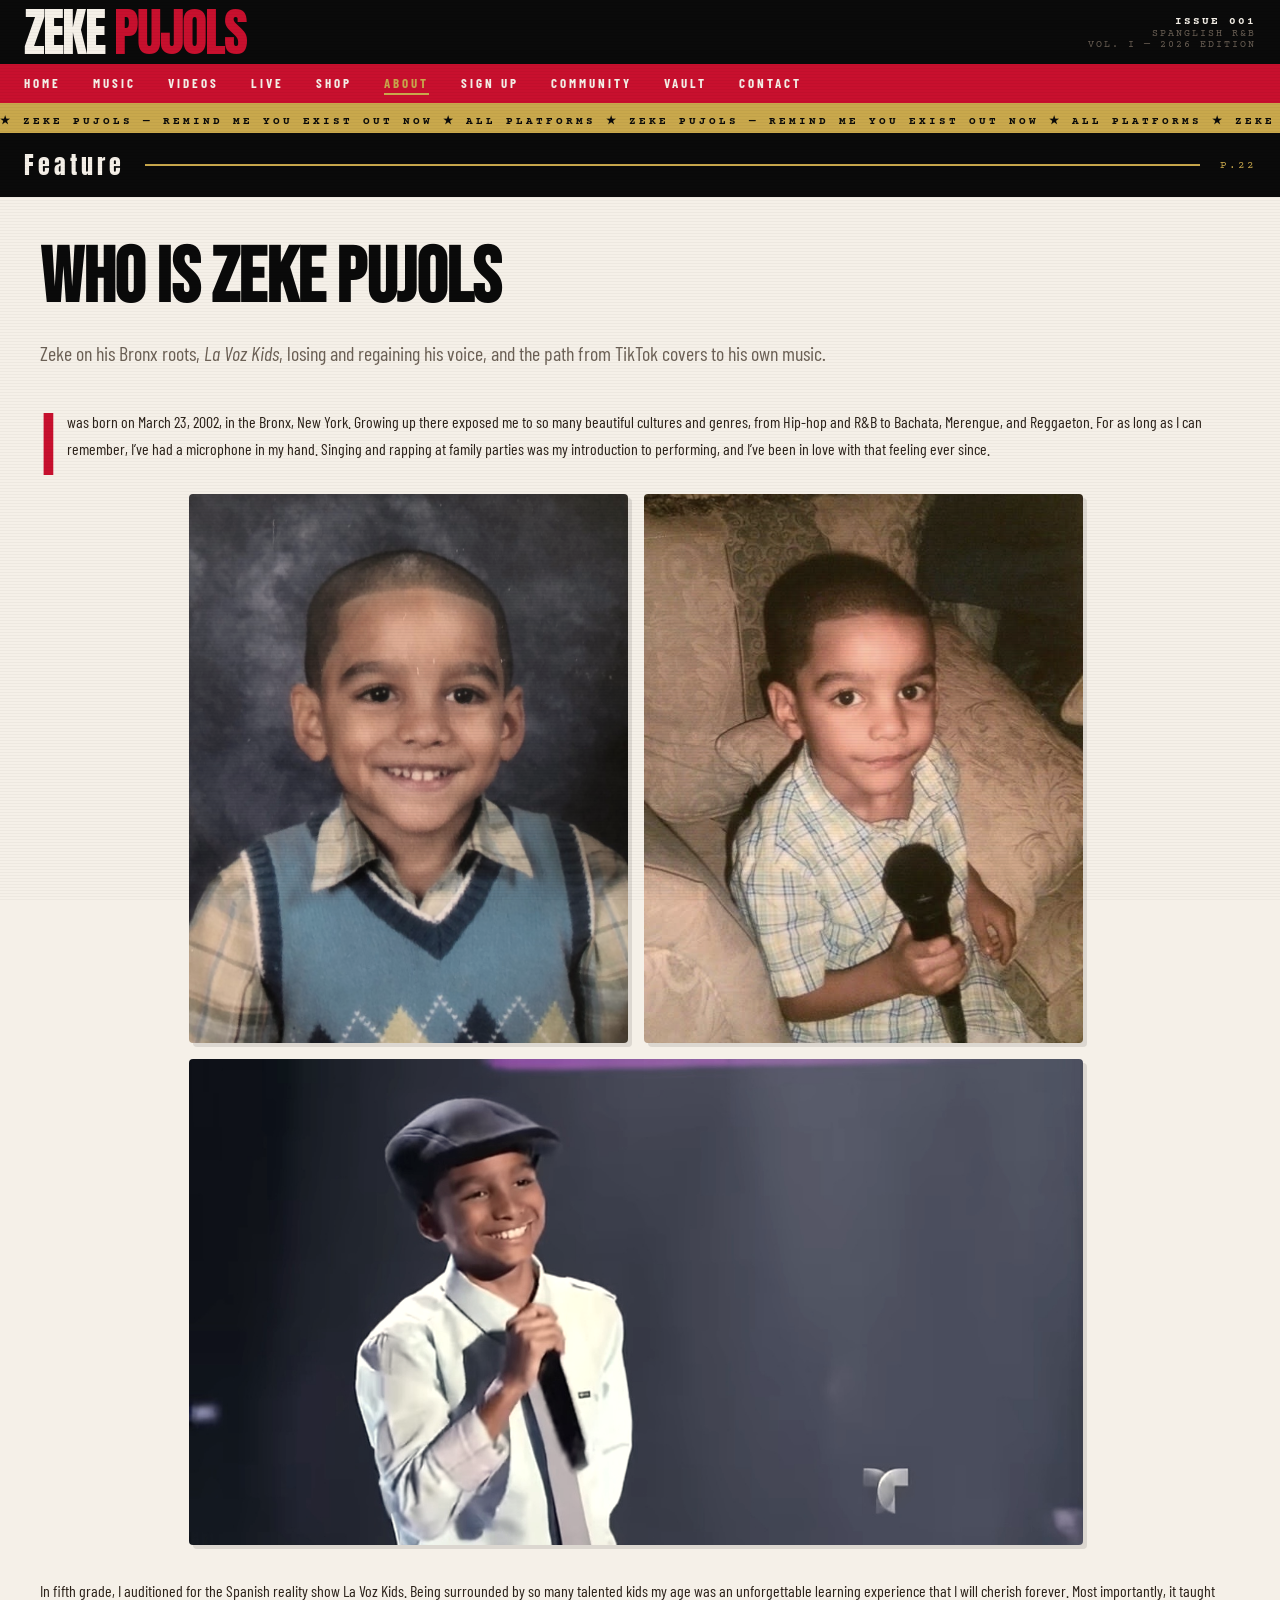
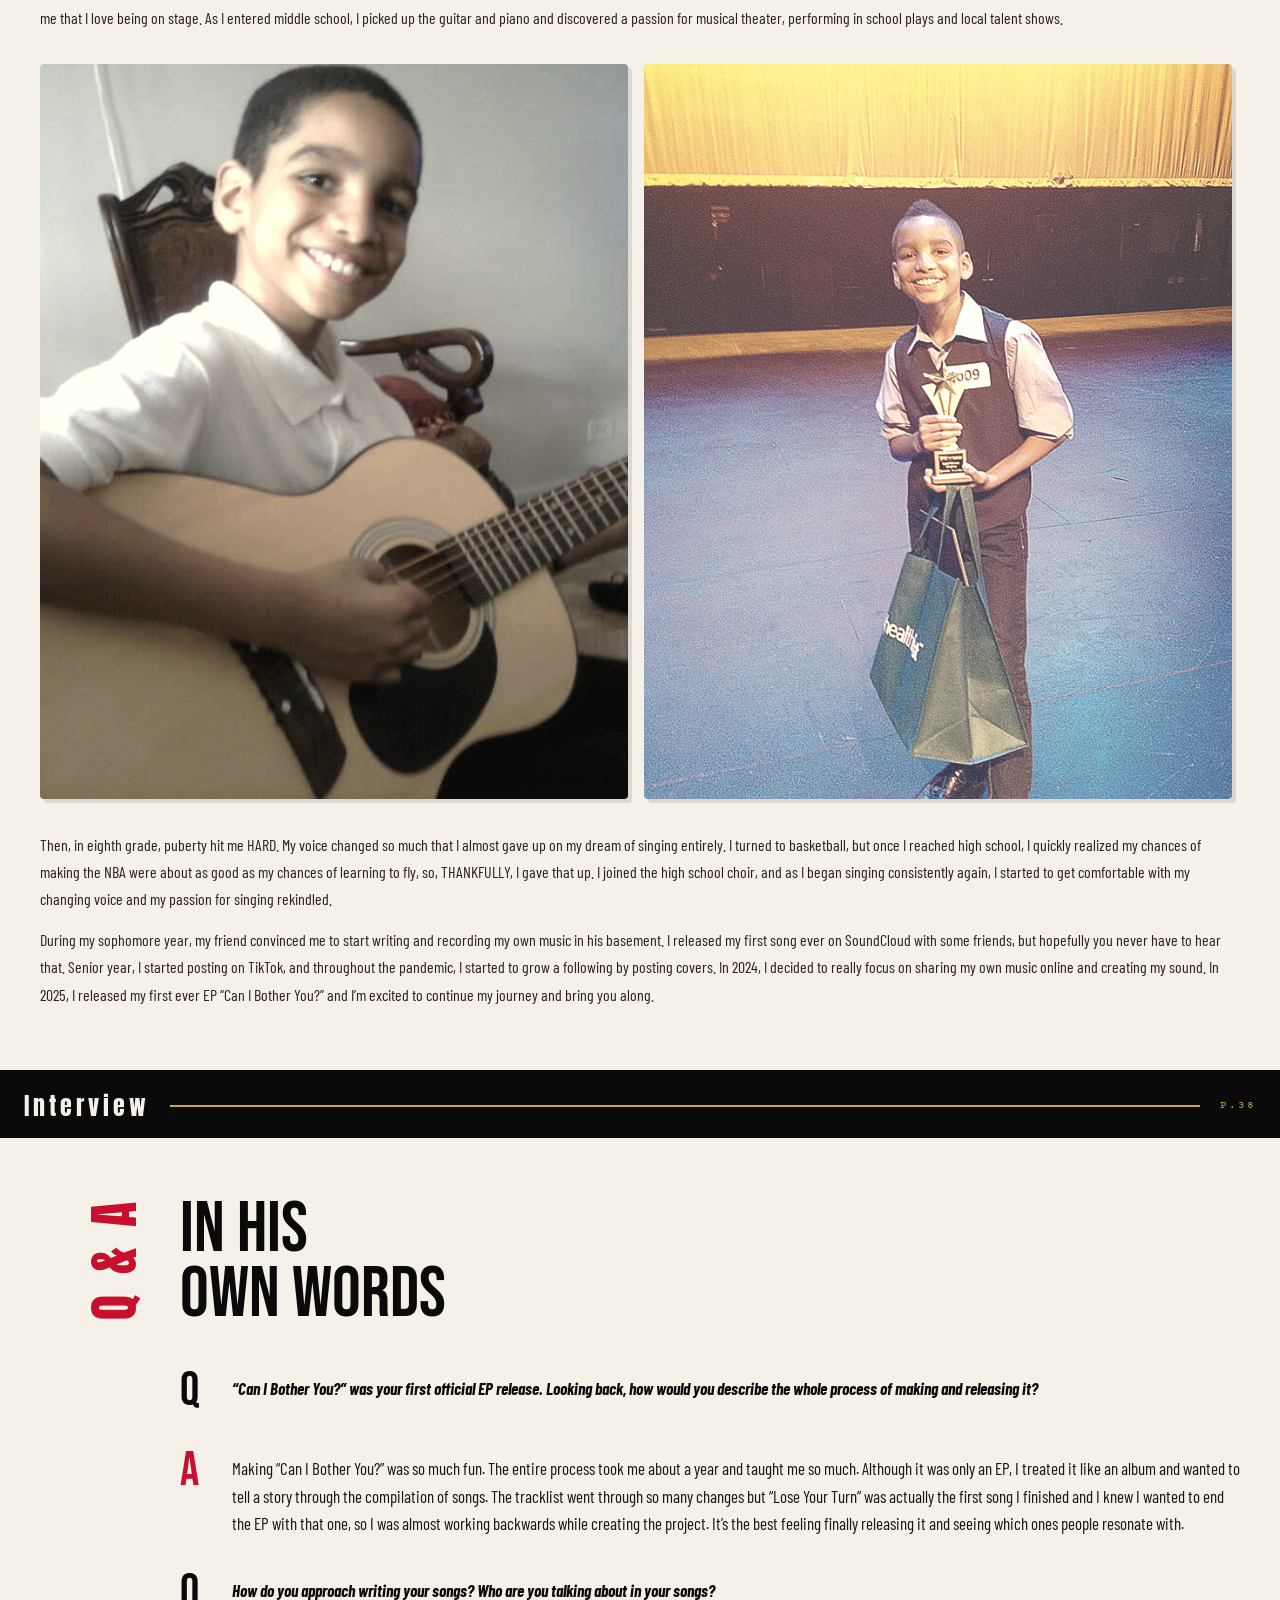
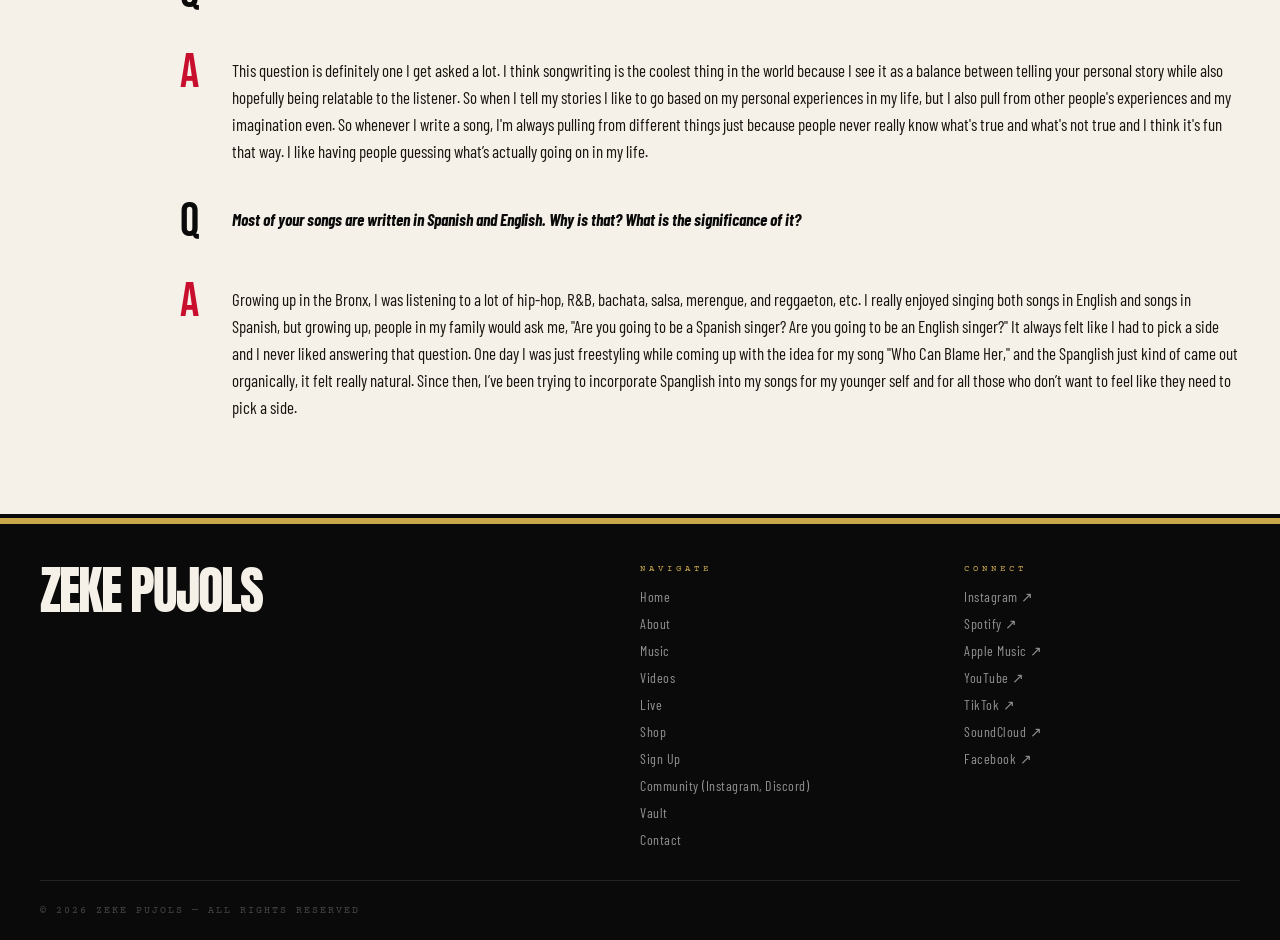
<file: about.html>
<!DOCTYPE html>
<html lang="en">
<head>
    <meta charset="UTF-8">
    <meta name="viewport" content="width=device-width, initial-scale=1.0">
    <title>ZEKE PUJOLS - About</title>
    <meta name="description" content="The official site of Zeke Pujols. The Voice of the New Generation.">
    <link rel="stylesheet" href="css/styles.css">
    <script src="js/main.js" defer></script>
    <style>
      .global-parallax { display: none !important; }
      body { background-color: var(--cream); }
    </style>
</head>
<body>
    <a href="#main-content" class="skip-link">Skip to content</a>
    
    <header class="masthead">
      <a href="index.html" class="masthead-logo" style="text-decoration:none;">ZEKE <span>PUJOLS</span></a>
      <div class="masthead-right">
        <div class="issue">Issue 001</div>
        <div>Spanglish R&B</div>
        <div>Vol. I — 2026 Edition</div>
      </div>
    </header>

    <nav class="nav-bar">
        <a href="index.html" class="nav-item" style="text-decoration:none;">Home</a>        <a href="music.html" class="nav-item" style="text-decoration:none;">Music</a>        <a href="videos.html" class="nav-item" style="text-decoration:none;">Videos</a>        <a href="tour.html" class="nav-item" style="text-decoration:none;">Live</a>        <a href="merch.html" class="nav-item" style="text-decoration:none;">Shop</a>        <a href="about.html" class="nav-item active" style="text-decoration:none;">About</a>                <a href="contact.html" class="nav-item" style="text-decoration:none;">Sign Up</a>
            <a href="community.html" class="nav-item" style="text-decoration:none;">Community</a>
            <a href="vault.html" class="nav-item" style="text-decoration:none;">Vault</a>
            <a href="contact-us.html" class="nav-item" style="text-decoration:none;">Contact</a>
    </nav>
    
    <div class="ticker">
      <div class="ticker-inner">
        <span class="ticker-text">
          ★ ZEKE PUJOLS — REMIND ME YOU EXIST OUT NOW ★ ALL PLATFORMS ★ ZEKE PUJOLS — REMIND ME YOU EXIST OUT NOW ★ ALL PLATFORMS ★ ZEKE PUJOLS — REMIND ME YOU EXIST OUT NOW ★ ALL PLATFORMS</span>
      </div>
    </div>

    <main id="main-content" class="page-container">
        <div class="section-divider">
    <div class="divider-label">Feature</div>
    <div class="divider-rule"></div>
    <div class="divider-num">P.22</div>
  </div>

  <div class="feature-section">
    <div class="feature-main" style="grid-column: 1 / -1; border-right: none;">
      <h1 class="article-headline" style="margin-bottom: 24px;">WHO IS ZEKE PUJOLS</h1>
      <p style="font-family: 'Barlow Condensed', sans-serif; font-size: 20px; color: var(--muted); margin-bottom: 40px; line-height: 1.5;">Zeke on his Bronx roots, <i>La Voz Kids</i>, losing and regaining his voice, and the path from TikTok covers to his own music.</p>
      <div class="article-body">
        <p class="drop-cap">I was born on March 23, 2002, in the Bronx, New York. Growing up there exposed me to so many beautiful cultures and genres, from Hip-hop and R&B to Bachata, Merengue, and Reggaeton. For as long as I can remember, I’ve had a microphone in my hand. Singing and rapping at family parties was my introduction to performing, and I’ve been in love with that feeling ever since.</p>
        
        <div style="column-span: all; display: flex; flex-direction: column; align-items: center; gap: 16px; margin: 32px 0;">
           <div style="display: grid; grid-template-columns: 1fr 1fr; gap: 16px; width: 75%;">
               <img src="assets/images/IMG_4693_Original.jpg" alt="Childhood with microphone" style="width: 100%; aspect-ratio: 4/5; object-fit: cover; object-position: center 15%; border-radius: 4px; filter: grayscale(20%) sepia(20%); box-shadow: 4px 4px 0px rgba(0,0,0,0.1);">
               <img src="assets/images/IMG_2078_Original_Original.jpg" alt="Playing guitar" style="width: 100%; aspect-ratio: 4/5; object-fit: cover; border-radius: 4px; filter: grayscale(20%) sepia(20%); box-shadow: 4px 4px 0px rgba(0,0,0,0.1);">
           </div>
           <img src="assets/images/IMG_1890.jpg" alt="Childhood portrait" style="width: 75%; border-radius: 4px; filter: grayscale(20%) sepia(20%); box-shadow: 4px 4px 0px rgba(0,0,0,0.1);">
        </div>

        <p>In fifth grade, I auditioned for the Spanish reality show La Voz Kids. Being surrounded by so many talented kids my age was an unforgettable learning experience that I will cherish forever. Most importantly, it taught me that I love being on stage. As I entered middle school, I picked up the guitar and piano and discovered a passion for musical theater, performing in school plays and local talent shows.</p>

        <div style="column-span: all; display: grid; grid-template-columns: 1fr 1fr; gap: 16px; margin: 32px 0;">
           <img src="assets/images/IMG_5382_Original.jpg" alt="La Voz Kids Performance" style="width: 100%; aspect-ratio: 4/5; object-fit: cover; border-radius: 4px; filter: grayscale(20%) sepia(20%); box-shadow: 4px 4px 0px rgba(0,0,0,0.1);">
           <img src="assets/images/12-year-old-Ezequiel-Pujols-first-prize-winner-in-singing-categoryCweb.jpg" alt="First prize winner" style="width: 100%; aspect-ratio: 4/5; object-fit: cover; border-radius: 4px; filter: grayscale(20%) sepia(20%); box-shadow: 4px 4px 0px rgba(0,0,0,0.1);">
        </div>

        <p>Then, in eighth grade, puberty hit me HARD. My voice changed so much that I almost gave up on my dream of singing entirely. I turned to basketball, but once I reached high school, I quickly realized my chances of making the NBA were about as good as my chances of learning to fly, so, THANKFULLY, I gave that up. I joined the high school choir, and as I began singing consistently again, I started to get comfortable with my changing voice and my passion for singing rekindled.</p>
        <p>During my sophomore year, my friend convinced me to start writing and recording my own music in his basement. I released my first song ever on SoundCloud with some friends, but hopefully you never have to hear that. Senior year, I started posting on TikTok, and throughout the pandemic, I started to grow a following by posting covers. In 2024, I decided to really focus on sharing my own music online and creating my sound. In 2025, I released my first ever EP “Can I Bother You?” and I’m excited to continue my journey and bring you along.</p>
      </div>
    </div>
  </div>

<div id="interview-section" class="section-divider">
    <div class="divider-label">Interview</div>
    <div class="divider-rule"></div>
    <div class="divider-num">P.38</div>
  </div>

  <div class="interview-section">
    <div class="interview-label-vert">Q & A</div>

    <div class="interview-content">
      <div class="interview-header">In His<br>Own Words</div>

      <div class="qa-block qa-question">
        <div class="qa-letter" style="color:var(--black);">Q</div>
        <div class="qa-text">“Can I Bother You?” was your first official EP release. Looking back, how would you describe the whole process of making and releasing it?</div>
      </div>
      <div class="qa-block">
        <div class="qa-letter">A</div>
        <div class="qa-text">Making “Can I Bother You?” was so much fun. The entire process took me about a year and taught me so much. Although it was only an EP, I treated it like an album and wanted to tell a story through the compilation of songs. The tracklist went through so many changes but “Lose Your Turn” was actually the first song I finished and I knew I wanted to end the EP with that one, so I was almost working backwards while creating the project. It’s the best feeling finally releasing it and seeing which ones people resonate with.</div>
      </div>

      <div class="qa-block qa-question">
        <div class="qa-letter" style="color:var(--black);">Q</div>
        <div class="qa-text">How do you approach writing your songs? Who are you talking about in your songs?</div>
      </div>
      <div class="qa-block">
        <div class="qa-letter">A</div>
        <div class="qa-text">This question is definitely one I get asked a lot. I think songwriting is the coolest thing in the world because I see it as a balance between telling your personal story while also hopefully being relatable to the listener.  So when I tell my stories I like to go based on my personal experiences in my life, but I also pull from other people's experiences and my imagination even. So whenever I write a song, I'm always pulling from different things just because people never really know what's true and what's not true and I think it's fun that way. I like having people guessing what’s actually going on in my life.</div>
      </div>

      <div class="qa-block qa-question">
        <div class="qa-letter" style="color:var(--black);">Q</div>
        <div class="qa-text">Most of your songs are written in Spanish and English. Why is that? What is the significance of it?</div>
      </div>
      <div class="qa-block">
        <div class="qa-letter">A</div>
        <div class="qa-text">Growing up in the Bronx, I was listening to a lot of hip-hop, R&B, bachata, salsa, merengue, and reggaeton, etc. I really enjoyed singing both songs in English and songs in Spanish, but growing up, people in my family would ask me, "Are you going to be a Spanish singer? Are you going to be an English singer?" It always felt like I had to pick a side and I never liked answering that question. One day I was just freestyling while coming up with the idea for my song "Who Can Blame Her," and the Spanglish just kind of came out organically, it felt really natural. Since then, I’ve been trying to incorporate Spanglish into my songs for my younger self and for all those who don’t want to feel like they need to pick a side.</div>
      </div>


    </div>
  </div>
    </main>

    <footer class="footer">
      <div class="footer-grid">
        <div>
          <div class="footer-logo">ZEKE PUJOLS</div>

        </div>
        <div>
          <div class="footer-col-title">Navigate</div>
          <ul class="footer-links">
            <li><a href="index.html" style="color:inherit;text-decoration:none;">Home</a></li>
            <li><a href="about.html" style="color:inherit;text-decoration:none;">About</a></li>
            <li><a href="music.html" style="color:inherit;text-decoration:none;">Music</a></li>
            <li><a href="videos.html" style="color:inherit;text-decoration:none;">Videos</a></li>
            <li><a href="tour.html" style="color:inherit;text-decoration:none;">Live</a></li>
            <li><a href="merch.html" style="color:inherit;text-decoration:none;">Shop</a></li>
            <li><a href="contact.html" style="color:inherit;text-decoration:none;">Sign Up</a></li>
            <li><a href="community.html" style="color:inherit;text-decoration:none;">Community (Instagram, Discord)</a></li>
            <li><a href="vault.html" style="color:inherit;text-decoration:none;">Vault</a></li>
            <li><a href="contact-us.html" style="color:inherit;text-decoration:none;">Contact</a></li>
          </ul>
        </div>
        <div>
          <div class="footer-col-title">Connect</div>
          <ul class="footer-links">
            <li><a href="https://www.instagram.com/zekepujols" target="_blank" rel="noopener" style="color:inherit;text-decoration:none;">Instagram ↗</a></li>
            <li><a href="https://open.spotify.com/artist/6DkjuCr4iY5W4ej8gO3MAG" target="_blank" rel="noopener" style="color:inherit;text-decoration:none;">Spotify ↗</a></li>
            <li><a href="https://music.apple.com/us/artist/zeke-pujols/1495642810" target="_blank" rel="noopener" style="color:inherit;text-decoration:none;">Apple Music ↗</a></li>
            <li><a href="https://www.youtube.com/@zekepujols" target="_blank" rel="noopener" style="color:inherit;text-decoration:none;">YouTube ↗</a></li>
            <li><a href="https://www.tiktok.com/@zekepujols" target="_blank" rel="noopener" style="color:inherit;text-decoration:none;">TikTok ↗</a></li>
            <li><a href="https://soundcloud.com/zekepujols" target="_blank" rel="noopener" style="color:inherit;text-decoration:none;">SoundCloud ↗</a></li>
            <li><a href="https://www.facebook.com/p/Zeke-Pujols-61582439305386/" target="_blank" rel="noopener" style="color:inherit;text-decoration:none;">Facebook ↗</a></li>
          </ul>
        </div>
      </div>
      <div class="footer-bottom">
        <div class="footer-copy">© 2026 Zeke Pujols — All Rights Reserved</div>

      </div>
    </footer>
</body>
</html>
</file>
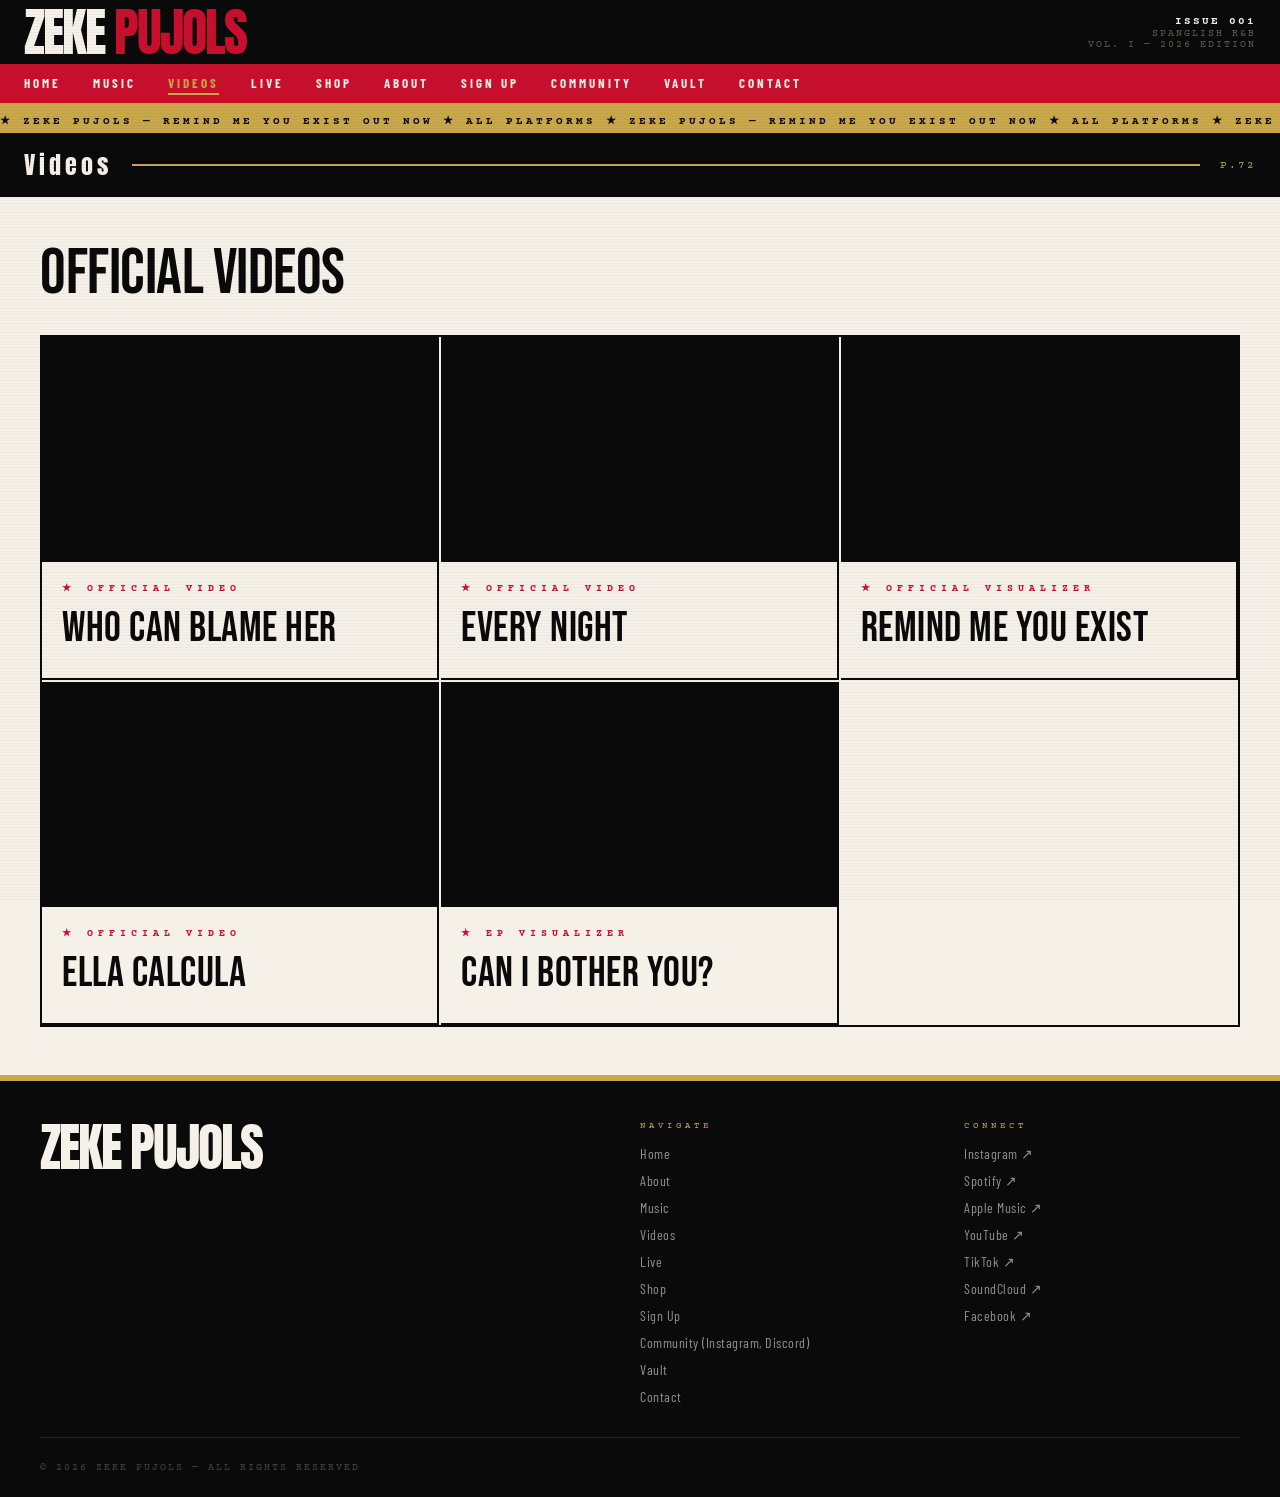
<file: videos.html>
<!DOCTYPE html>
<html lang="en">
<head>
    <meta charset="UTF-8">
    <meta name="viewport" content="width=device-width, initial-scale=1.0">
    <title>ZEKE PUJOLS - Videos</title>
    <meta name="description" content="The official site of Zeke Pujols. The Voice of the New Generation.">
    <link rel="stylesheet" href="css/styles.css">
    <script src="js/main.js" defer></script>
</head>
<body>
    <a href="#main-content" class="skip-link">Skip to content</a>
    
    <header class="masthead">
      <a href="index.html" class="masthead-logo" style="text-decoration:none;">ZEKE <span>PUJOLS</span></a>
      <div class="masthead-right">
        <div class="issue">Issue 001</div>
        <div>Spanglish R&B</div>
        <div>Vol. I — 2026 Edition</div>
      </div>
    </header>

    <nav class="nav-bar">
        <a href="index.html" class="nav-item" style="text-decoration:none;">Home</a>        <a href="music.html" class="nav-item" style="text-decoration:none;">Music</a>        <a href="videos.html" class="nav-item active" style="text-decoration:none;">Videos</a>        <a href="tour.html" class="nav-item" style="text-decoration:none;">Live</a>        <a href="merch.html" class="nav-item" style="text-decoration:none;">Shop</a>        <a href="about.html" class="nav-item" style="text-decoration:none;">About</a>                <a href="contact.html" class="nav-item" style="text-decoration:none;">Sign Up</a>
            <a href="community.html" class="nav-item" style="text-decoration:none;">Community</a>
            <a href="vault.html" class="nav-item" style="text-decoration:none;">Vault</a>
            <a href="contact-us.html" class="nav-item" style="text-decoration:none;">Contact</a>
    </nav>
    
    <div class="ticker">
      <div class="ticker-inner">
        <span class="ticker-text">
          ★ ZEKE PUJOLS — REMIND ME YOU EXIST OUT NOW ★ ALL PLATFORMS ★ ZEKE PUJOLS — REMIND ME YOU EXIST OUT NOW ★ ALL PLATFORMS ★ ZEKE PUJOLS — REMIND ME YOU EXIST OUT NOW ★ ALL PLATFORMS</span>
      </div>
    </div>

    <main id="main-content" class="page-container">
        <div class="section-divider">
    <div class="divider-label">Videos</div>
    <div class="divider-rule"></div>
    <div class="divider-num">P.72</div>
  </div>
  <div style="padding: 48px 40px; background:var(--cream);">
    <div class="article-headline" style="font-size:clamp(42px,5vw,72px);">Official Videos</div>
    <div class="video-grid">
        <div class="video-card">
            <div class="video-embed-wrap">
                <iframe width="100%" height="100%" src="https://www.youtube.com/embed/1pC0OZUIXuY" title="YouTube video player" frameborder="0" allow="accelerometer; autoplay; clipboard-write; encrypted-media; gyroscope; picture-in-picture" allowfullscreen loading="lazy"></iframe>
            </div>
            <div class="video-meta">
                <div class="article-kicker">★ Official Video</div>
                <div class="sidebar-title">Who Can Blame Her</div>
            </div>
        </div>

        <div class="video-card">
            <div class="video-embed-wrap">
                <iframe width="100%" height="100%" src="https://www.youtube.com/embed/ZMVKc9iCv24" title="YouTube video player" frameborder="0" allow="accelerometer; autoplay; clipboard-write; encrypted-media; gyroscope; picture-in-picture" allowfullscreen loading="lazy"></iframe>
            </div>
            <div class="video-meta">
                <div class="article-kicker">★ Official Video</div>
                <div class="sidebar-title">Every Night</div>
            </div>
        </div>

        <div class="video-card">
            <div class="video-embed-wrap">
                <iframe width="100%" height="100%" src="https://www.youtube.com/embed/TeyAhUGQ3GI" title="YouTube video player" frameborder="0" allow="accelerometer; autoplay; clipboard-write; encrypted-media; gyroscope; picture-in-picture" allowfullscreen loading="lazy"></iframe>
            </div>
            <div class="video-meta">
                <div class="article-kicker">★ Official Visualizer</div>
                <div class="sidebar-title">Remind Me You Exist</div>
            </div>
        </div>

        <div class="video-card">
            <div class="video-embed-wrap">
                <iframe width="100%" height="100%" src="https://www.youtube.com/embed/nhbOpP_kBaY" title="YouTube video player" frameborder="0" allow="accelerometer; autoplay; clipboard-write; encrypted-media; gyroscope; picture-in-picture" allowfullscreen loading="lazy"></iframe>
            </div>
            <div class="video-meta">
                <div class="article-kicker">★ Official Video</div>
                <div class="sidebar-title">ELLA CALCULA</div>
            </div>
        </div>

        <div class="video-card">
            <div class="video-embed-wrap">
                <iframe width="100%" height="100%" src="https://www.youtube.com/embed/lTdt-2mDQYM" title="YouTube video player" frameborder="0" allow="accelerometer; autoplay; clipboard-write; encrypted-media; gyroscope; picture-in-picture" allowfullscreen loading="lazy"></iframe>
            </div>
            <div class="video-meta">
                <div class="article-kicker">★ EP Visualizer</div>
                <div class="sidebar-title">Can I Bother You?</div>
            </div>
        </div>
    </div>
  </div>
    </main>

    <footer class="footer">
      <div class="footer-grid">
        <div>
          <div class="footer-logo">ZEKE PUJOLS</div>

        </div>
        <div>
          <div class="footer-col-title">Navigate</div>
          <ul class="footer-links">
            <li><a href="index.html" style="color:inherit;text-decoration:none;">Home</a></li>
            <li><a href="about.html" style="color:inherit;text-decoration:none;">About</a></li>
            <li><a href="music.html" style="color:inherit;text-decoration:none;">Music</a></li>
            <li><a href="videos.html" style="color:inherit;text-decoration:none;">Videos</a></li>
            <li><a href="tour.html" style="color:inherit;text-decoration:none;">Live</a></li>
            <li><a href="merch.html" style="color:inherit;text-decoration:none;">Shop</a></li>
            <li><a href="contact.html" style="color:inherit;text-decoration:none;">Sign Up</a></li>
            <li><a href="community.html" style="color:inherit;text-decoration:none;">Community (Instagram, Discord)</a></li>
            <li><a href="vault.html" style="color:inherit;text-decoration:none;">Vault</a></li>
            <li><a href="contact-us.html" style="color:inherit;text-decoration:none;">Contact</a></li>
          </ul>
        </div>
        <div>
          <div class="footer-col-title">Connect</div>
          <ul class="footer-links">
            <li><a href="https://www.instagram.com/zekepujols" target="_blank" rel="noopener" style="color:inherit;text-decoration:none;">Instagram ↗</a></li>
            <li><a href="https://open.spotify.com/artist/6DkjuCr4iY5W4ej8gO3MAG" target="_blank" rel="noopener" style="color:inherit;text-decoration:none;">Spotify ↗</a></li>
            <li><a href="https://music.apple.com/us/artist/zeke-pujols/1495642810" target="_blank" rel="noopener" style="color:inherit;text-decoration:none;">Apple Music ↗</a></li>
            <li><a href="https://www.youtube.com/@zekepujols" target="_blank" rel="noopener" style="color:inherit;text-decoration:none;">YouTube ↗</a></li>
            <li><a href="https://www.tiktok.com/@zekepujols" target="_blank" rel="noopener" style="color:inherit;text-decoration:none;">TikTok ↗</a></li>
            <li><a href="https://soundcloud.com/zekepujols" target="_blank" rel="noopener" style="color:inherit;text-decoration:none;">SoundCloud ↗</a></li>
            <li><a href="https://www.facebook.com/p/Zeke-Pujols-61582439305386/" target="_blank" rel="noopener" style="color:inherit;text-decoration:none;">Facebook ↗</a></li>
          </ul>
        </div>
      </div>
      <div class="footer-bottom">
        <div class="footer-copy">© 2026 Zeke Pujols — All Rights Reserved</div>

      </div>
    </footer>
</body>
</html>
</file>
<file: css/styles.css>
@import url('https://fonts.googleapis.com/css2?family=Bebas+Neue&family=Anton&family=Barlow+Condensed:ital,wght@0,400;0,600;0,700;0,900;1,400;1,700&family=Courier+Prime:ital,wght@0,400;0,700;1,400&display=swap');

  :root {
    --red: #C8102E;
    --cream: #F5F0E8;
    --black: #0A0A0A;
    --gold: #C9A84C;
    --warm-white: #EDE8DC;
    --dark-warm: #1A1410;
    --muted: #6B6055;
  }

  * { margin: 0; padding: 0; box-sizing: border-box; }

  body {
    background: var(--cream);
    font-family: 'Barlow Condensed', sans-serif;
    color: var(--black);
    overflow-x: hidden;
  }

  /* SCANLINES OVERLAY */
  body::before {
    content: '';
    position: fixed;
    top: 0; left: 0; right: 0; bottom: 0;
    background: repeating-linear-gradient(
      0deg,
      rgba(0,0,0,0.03) 0px,
      rgba(0,0,0,0.03) 1px,
      transparent 1px,
      transparent 3px
    );
    pointer-events: none;
    z-index: 9999;
  }

  /* MASTHEAD */
  .masthead {
    background: var(--black);
    padding: 6px 24px;
    display: flex;
    align-items: center;
    justify-content: space-between;
    border-bottom: 3px solid var(--red);
  }

  .masthead-logo {
    font-family: 'Anton', sans-serif;
    font-size: 52px;
    color: var(--cream);
    letter-spacing: -2px;
    line-height: 1;
    cursor: pointer;
    transition: color 0.15s;
  }
  .masthead-logo span { color: var(--red); }
  .masthead-logo:hover { color: var(--gold); }

  .masthead-right {
    text-align: right;
    font-family: 'Courier Prime', monospace;
    font-size: 10px;
    color: var(--muted);
    text-transform: uppercase;
    letter-spacing: 2px;
  }

  .masthead-right .issue {
    color: var(--cream);
    font-size: 11px;
    font-weight: 700;
  }

  /* NAV BAR */
  .nav-bar {
    background: var(--red);
    padding: 8px 24px;
    display: flex;
    gap: 32px;
    align-items: center;
    overflow-x: auto;
    scrollbar-width: none;
  }
  .nav-bar::-webkit-scrollbar { display: none; }

  .nav-item {
    font-family: 'Barlow Condensed', sans-serif;
    font-size: 13px;
    font-weight: 700;
    color: var(--cream);
    text-transform: uppercase;
    letter-spacing: 3px;
    white-space: nowrap;
    cursor: pointer;
    border-bottom: 2px solid transparent;
    padding-bottom: 2px;
    transition: all 0.15s;
  }
  .nav-item:hover, .nav-item.active { border-bottom-color: var(--cream); }
  .nav-item.active { color: var(--gold); border-bottom-color: var(--gold); }

  /* TICKER */
  .ticker {
    background: var(--gold);
    padding: 5px 0;
    overflow: hidden;
    white-space: nowrap;
  }
  .ticker-inner {
    display: inline-block;
    animation: ticker 28s linear infinite;
  }
  .ticker-text {
    font-family: 'Courier Prime', monospace;
    font-size: 11px;
    font-weight: 700;
    text-transform: uppercase;
    letter-spacing: 3px;
    color: var(--black);
  }
  @keyframes ticker {
    from { transform: translateX(100vw); }
    to { transform: translateX(-100%); }
  }

  /* HERO COVER */
  .cover-section {
    display: grid;
    grid-template-columns: 1fr 1fr;
    min-height: auto;
    border-bottom: 4px solid var(--black);
    position: relative;
  }

  .cover-left {
    background: var(--black);
    position: relative;
    overflow: hidden;
    display: flex;
    flex-direction: column;
    min-height: 70vh;
  }

  .cover-left::after {
    content: '';
    position: absolute;
    bottom: 0; left: 0; right: 0;
    height: 40%;
    background: linear-gradient(transparent, rgba(0,0,0,0.85));
    z-index: 2;
  }

  .cover-img {
    width: 100%;
    height: 100%;
    object-fit: cover;
    object-position: center top;
    opacity: 0.88;
    filter: contrast(1.08) saturate(0.85);
    transition: transform 0.6s ease, filter 0.4s ease;
  }
  .cover-left:hover .cover-img {
    transform: scale(1.015);
    filter: contrast(1.1) saturate(0.9);
  }

  .cover-text-overlay {
    position: absolute;
    bottom: 0; left: 0; right: 0;
    z-index: 3;
    padding: 32px 36px;
  }

  .cover-eyebrow {
    font-family: 'Courier Prime', monospace;
    font-size: 11px;
    font-weight: 700;
    color: var(--red);
    text-transform: uppercase;
    letter-spacing: 4px;
    display: block;
    margin-bottom: 8px;
  }

  .cover-name {
    font-family: 'Bebas Neue', sans-serif;
    font-size: clamp(72px, 9vw, 128px);
    line-height: 0.88;
    color: var(--cream);
    letter-spacing: -1px;
    display: block;
  }

  .cover-name .last {
    color: var(--gold);
    display: block;
  }

  .cover-tagline {
    font-family: 'Barlow Condensed', sans-serif;
    font-size: 15px;
    font-weight: 600;
    color: var(--warm-white);
    letter-spacing: 3px;
    text-transform: uppercase;
    margin-top: 14px;
    font-style: italic;
    opacity: 0.85;
  }

  .cover-links {
    margin-top: 24px;
    display: flex;
    gap: 16px;
    pointer-events: auto;
  }

  .cover-link-btn {
    display: flex;
    align-items: center;
    gap: 10px;
    padding: 10px 24px;
    border: 1px solid var(--warm-white);
    color: var(--warm-white);
    font-family: 'Barlow Condensed', sans-serif;
    font-size: 15px;
    font-weight: 600;
    text-transform: uppercase;
    letter-spacing: 2px;
    text-decoration: none;
    transition: all 0.2s ease;
    background: rgba(0,0,0,0.2);
    backdrop-filter: blur(4px);
  }

  .cover-link-btn:hover {
    background: var(--warm-white);
    color: var(--black);
  }

  .cover-link-btn svg {
    width: 20px;
    height: 20px;
    fill: currentColor;
  }

  /* COVER RIGHT */
  .cover-right {
    background: var(--cream);
    display: grid;
    grid-template-rows: auto 1fr;
    border-left: 4px solid var(--black);
  }

  .cover-right-top {
    background: var(--red);
    padding: 28px 32px;
    border-bottom: 4px solid var(--black);
  }

  .toc-label {
    font-family: 'Courier Prime', monospace;
    font-size: 10px;
    letter-spacing: 4px;
    text-transform: uppercase;
    color: var(--warm-white);
    opacity: 0.7;
    margin-bottom: 14px;
  }

  .toc-headline {
    font-family: 'Bebas Neue', sans-serif;
    font-size: 48px;
    color: var(--cream);
    line-height: 0.95;
    letter-spacing: 1px;
  }

  .toc-sub {
    font-family: 'Barlow Condensed', sans-serif;
    font-size: 14px;
    color: rgba(255,255,255,0.75);
    margin-top: 10px;
    font-style: italic;
    letter-spacing: 1px;
    line-height: 1.5;
  }

  .cover-right-body {
    padding: 0;
    display: flex;
    flex-direction: column;
    justify-content: space-evenly;
    flex-grow: 1;
  }

  .sidebar-item {
    border-top: 4px solid var(--black);
    padding: 32px;
    cursor: pointer;
    transition: all 0.2s;
    display: flex;
    flex-direction: column;
    justify-content: center;
  }

  .sidebar-item:last-child {
    border-bottom: 4px solid var(--black);
  }
  .sidebar-item:hover { transform: translateX(6px); }

  .sidebar-label {
    font-family: 'Courier Prime', monospace;
    font-size: 11px;
    letter-spacing: 4px;
    text-transform: uppercase;
    color: var(--red);
    margin-bottom: 8px;
  }

  .sidebar-title {
    font-family: 'Bebas Neue', sans-serif;
    font-size: clamp(32px, 4vw, 42px);
    line-height: 1;
    color: var(--black);
    letter-spacing: 0.5px;
    margin-bottom: 8px;
  }

  .sidebar-body {
    font-family: 'Barlow Condensed', sans-serif;
    font-size: clamp(15px, 1.5vw, 18px);
    color: var(--muted);
    margin-top: 5px;
    line-height: 1.5;
  }

  .pg-number {
    font-family: 'Courier Prime', monospace;
    font-size: 11px;
    color: var(--black);
    letter-spacing: 2px;
    text-transform: uppercase;
    margin-top: 16px;
  }

  /* SECTION DIVIDER */
  .section-divider {
    background: var(--black);
    padding: 14px 24px;
    display: flex;
    align-items: center;
    gap: 20px;
  }

  .divider-label {
    font-family: 'Anton', sans-serif;
    font-size: 24px;
    color: var(--cream);
    letter-spacing: 4px;
    white-space: nowrap;
  }

  .divider-rule {
    flex: 1;
    height: 2px;
    background: var(--gold);
  }

  .divider-num {
    font-family: 'Courier Prime', monospace;
    font-size: 11px;
    color: var(--gold);
    letter-spacing: 2px;
  }

  /* FEATURE ARTICLE */
  .feature-section {
    display: grid;
    grid-template-columns: 2fr 1fr;
    border-bottom: 4px solid var(--black);
  }

  .feature-main {
    padding: 48px 48px 48px 40px;
    border-right: 4px solid var(--black);
  }

  .article-kicker {
    font-family: 'Courier Prime', monospace;
    font-size: 10px;
    font-weight: 700;
    letter-spacing: 5px;
    text-transform: uppercase;
    color: var(--red);
    display: block;
    margin-bottom: 14px;
  }

  .article-headline {
    font-family: 'Bebas Neue', sans-serif;
    font-size: clamp(52px, 6vw, 84px);
    line-height: 0.9;
    color: var(--black);
    margin-bottom: 20px;
    letter-spacing: -0.5px;
  }

  .article-headline em {
    font-style: italic;
    color: var(--red);
  }

  .article-deck {
    font-family: 'Barlow Condensed', sans-serif;
    font-size: 18px;
    font-weight: 600;
    line-height: 1.4;
    color: var(--dark-warm);
    border-left: 5px solid var(--gold);
    padding-left: 16px;
    margin-bottom: 30px;
  }

  .drop-cap::first-letter {
    font-family: 'Bebas Neue', sans-serif;
    font-size: 88px;
    float: left;
    line-height: 0.75;
    margin-right: 10px;
    margin-top: 8px;
    color: var(--red);
  }

  .article-body {
    font-family: 'Barlow Condensed', sans-serif;
    font-size: 16px;
    line-height: 1.7;
    color: #2A2018;
  }

  .article-body p { margin-bottom: 14px; }

  .pull-quote {
    font-family: 'Bebas Neue', sans-serif;
    font-size: 38px;
    color: var(--cream);
    background: var(--black);
    padding: 24px 28px;
    margin: 24px 0;
    line-height: 1.1;
    column-span: all;
    border-left: 8px solid var(--red);
    letter-spacing: 0.5px;
  }

  .pull-quote span { color: var(--gold); }

  .feature-sidebar {
    background: var(--dark-warm);
    padding: 40px 32px;
    display: flex;
    flex-direction: column;
    gap: 32px;
  }

  .sidebar-stat {
    text-align: center;
    border-bottom: 1px solid rgba(255,255,255,0.1);
    padding-bottom: 28px;
  }

  .stat-number {
    font-family: 'Bebas Neue', sans-serif;
    font-size: 72px;
    color: var(--gold);
    line-height: 1;
    display: block;
  }

  .stat-label {
    font-family: 'Barlow Condensed', sans-serif;
    font-size: 11px;
    font-weight: 700;
    letter-spacing: 4px;
    text-transform: uppercase;
    color: rgba(255,255,255,0.5);
    margin-top: 6px;
  }

  .sidebar-quote-block {
    background: var(--red);
    padding: 24px;
    position: relative;
  }

  .sidebar-quote-block::before {
    content: '"';
    font-family: 'Bebas Neue', sans-serif;
    font-size: 120px;
    color: rgba(255,255,255,0.1);
    position: absolute;
    top: -20px;
    left: 10px;
    line-height: 1;
  }

  .sidebar-quote-text {
    font-family: 'Barlow Condensed', sans-serif;
    font-size: 20px;
    font-weight: 700;
    font-style: italic;
    color: var(--cream);
    line-height: 1.4;
    position: relative;
    z-index: 1;
  }

  .sidebar-quote-attr {
    font-family: 'Courier Prime', monospace;
    font-size: 9px;
    letter-spacing: 3px;
    text-transform: uppercase;
    color: rgba(255,255,255,0.6);
    margin-top: 12px;
  }

  /* DISCOGRAPHY SECTION */
  .disco-section {
    background: var(--warm-white);
    padding: 48px 40px;
    border-bottom: 4px solid var(--black);
  }

  .disco-grid {
    display: grid;
    grid-template-columns: repeat(3, 1fr);
    gap: 2px;
    margin-top: 32px;
    border: 2px solid var(--black);
  }

  /* HORIZONTAL SCROLLING DISCO ROW */
  .disco-grid-row {
    display: flex;
    overflow-x: auto;
    scroll-snap-type: x mandatory;
    gap: 24px;
    margin-top: 32px;
    padding-bottom: 24px;
    -ms-overflow-style: none;
    scrollbar-width: none;
  }
  .disco-grid-row::-webkit-scrollbar {
    display: none;
  }
  .disco-grid-row .disco-card {
    flex: 0 0 320px;
    scroll-snap-align: start;
    border: 2px solid var(--black);
    display: flex;
    flex-direction: column;
  }
  .disco-grid-row .disco-card:last-child {
    border-right: 2px solid var(--black); /* Override the reset for lists */
  }

  .disco-card {
    background: var(--cream);
    padding: 28px 24px;
    border-right: 2px solid var(--black);
    cursor: pointer;
    transition: all 0.2s;
    position: relative;
    overflow: hidden;
  }

  .disco-card:last-child { border-right: none; }

  .disco-card::after {
    content: '';
    position: absolute;
    bottom: 0; left: 0; right: 0;
    height: 4px;
    background: var(--red);
    transform: scaleX(0);
    transform-origin: left;
    transition: transform 0.25s ease;
  }
  .disco-card:hover::after { transform: scaleX(1); }
  .disco-card:hover { background: var(--black); }
  .disco-card:hover .disco-title { color: var(--cream); }
  .disco-card:hover .disco-meta { color: var(--muted); }
  .disco-card:hover .disco-num { color: var(--gold); }

  .disco-num {
    font-family: 'Bebas Neue', sans-serif;
    font-size: 64px;
    color: rgba(0,0,0,0.08);
    line-height: 1;
    transition: color 0.2s;
  }

  .disco-title {
    font-family: 'Bebas Neue', sans-serif;
    font-size: 32px;
    color: var(--black);
    line-height: 1;
    margin-top: -8px;
    letter-spacing: 0.5px;
    transition: color 0.2s;
  }

  .disco-type {
    font-family: 'Courier Prime', monospace;
    font-size: 9px;
    letter-spacing: 3px;
    text-transform: uppercase;
    color: var(--red);
    margin-top: 8px;
  }

  .disco-meta {
    font-family: 'Barlow Condensed', sans-serif;
    font-size: 13px;
    color: var(--muted);
    margin-top: 6px;
    line-height: 1.5;
    transition: color 0.2s;
  }

  /* PHOTO SPREAD */
  .photo-spread {
    display: grid;
    grid-template-columns: 1fr 1fr;
    border-bottom: 4px solid var(--black);
    background: var(--black);
  }

  .spread-img-wrap {
    overflow: hidden;
    aspect-ratio: 4/5;
    position: relative;
  }

  .spread-img {
    width: 100%;
    height: 100%;
    object-fit: cover;
    object-position: center 20%;
    filter: grayscale(15%) contrast(1.08);
    transition: transform 0.5s ease;
  }
  .spread-img-wrap:hover .spread-img { transform: scale(1.04); }

  .spread-text {
    padding: 60px 48px;
    display: flex;
    flex-direction: column;
    justify-content: center;
  }

  .spread-headline {
    font-family: 'Bebas Neue', sans-serif;
    font-size: clamp(64px, 7vw, 110px);
    color: var(--cream);
    line-height: 0.88;
    letter-spacing: -1px;
    margin-bottom: 28px;
  }

  .spread-headline .accent { color: var(--gold); }

  .spread-body {
    font-family: 'Barlow Condensed', sans-serif;
    font-size: 16px;
    color: rgba(255,255,255,0.65);
    line-height: 1.7;
  }

  .spread-body p { margin-bottom: 14px; }

  .spread-cta {
    display: inline-block;
    margin-top: 28px;
    background: var(--red);
    color: var(--cream);
    font-family: 'Barlow Condensed', sans-serif;
    font-weight: 700;
    font-size: 13px;
    letter-spacing: 4px;
    text-transform: uppercase;
    padding: 14px 28px;
    border: 2px solid var(--red);
    cursor: pointer;
    transition: all 0.2s;
    align-self: flex-start;
  }
  .spread-cta:hover {
    background: transparent;
    color: var(--red);
  }

  /* INTERVIEW SECTION */
  .interview-section {
    padding: 60px 40px;
    background: var(--cream);
    border-bottom: 4px solid var(--black);
    display: grid;
    grid-template-columns: 100px 1fr;
    gap: 40px;
  }

  .interview-label-vert {
    writing-mode: vertical-lr;
    transform: rotate(180deg);
    font-family: 'Anton', sans-serif;
    font-size: 52px;
    color: var(--red);
    letter-spacing: 4px;
    line-height: 1;
    white-space: nowrap;
    align-self: start;
  }

  .interview-content { }

  .interview-header {
    font-family: 'Bebas Neue', sans-serif;
    font-size: 72px;
    color: var(--black);
    line-height: 0.9;
    margin-bottom: 40px;
  }

  .qa-block {
    margin-bottom: 32px;
    display: grid;
    grid-template-columns: 36px 1fr;
    gap: 16px;
  }

  .qa-letter {
    font-family: 'Bebas Neue', sans-serif;
    font-size: 48px;
    line-height: 1;
    color: var(--red);
  }

  .qa-text {
    font-family: 'Barlow Condensed', sans-serif;
    font-size: 17px;
    line-height: 1.6;
    color: var(--dark-warm);
    padding-top: 8px;
  }

  .qa-question .qa-text {
    font-weight: 700;
    color: var(--black);
    font-style: italic;
  }

  /* INFLUENCE GRID */
  .influence-section {
    background: var(--red);
    padding: 48px 40px;
    border-bottom: 4px solid var(--black);
  }

  .influence-grid {
    display: grid;
    grid-template-columns: repeat(4, 1fr);
    gap: 2px;
    margin-top: 32px;
  }

  .influence-card {
    background: rgba(0,0,0,0.3);
    padding: 24px 20px;
    border: 1px solid rgba(255,255,255,0.1);
    cursor: pointer;
    transition: all 0.2s;
  }
  .influence-card:hover { background: rgba(0,0,0,0.6); }

  .influence-name {
    font-family: 'Bebas Neue', sans-serif;
    font-size: 26px;
    color: var(--cream);
    line-height: 1;
  }

  .influence-role {
    font-family: 'Courier Prime', monospace;
    font-size: 9px;
    letter-spacing: 2px;
    text-transform: uppercase;
    color: rgba(255,255,255,0.45);
    margin-top: 4px;
  }

  .influence-desc {
    font-family: 'Barlow Condensed', sans-serif;
    font-size: 13px;
    color: rgba(255,255,255,0.65);
    margin-top: 10px;
    line-height: 1.5;
  }

  /* FOOTER */
  .footer {
    background: var(--black);
    padding: 40px 40px 24px;
    border-top: 6px solid var(--gold);
  }

  .footer-grid {
    display: grid;
    grid-template-columns: 2fr 1fr 1fr;
    gap: 48px;
    padding-bottom: 32px;
    border-bottom: 1px solid rgba(255,255,255,0.1);
    margin-bottom: 24px;
  }

  .footer-logo {
    font-family: 'Anton', sans-serif;
    font-size: 52px;
    color: var(--cream);
    letter-spacing: -2px;
    line-height: 1;
  }
  .footer-logo span { color: var(--red); }

  .footer-tagline {
    font-family: 'Barlow Condensed', sans-serif;
    font-size: 14px;
    color: rgba(255,255,255,0.4);
    margin-top: 10px;
    font-style: italic;
    letter-spacing: 1px;
  }

  .footer-col-title {
    font-family: 'Courier Prime', monospace;
    font-size: 9px;
    letter-spacing: 4px;
    text-transform: uppercase;
    color: var(--gold);
    margin-bottom: 14px;
  }

  .footer-links {
    list-style: none;
    display: flex;
    flex-direction: column;
    gap: 10px;
  }

  .footer-links li {
    font-family: 'Barlow Condensed', sans-serif;
    font-size: 14px;
    color: rgba(255,255,255,0.55);
    cursor: pointer;
    transition: color 0.15s;
    letter-spacing: 0.5px;
  }
  .footer-links li:hover { color: var(--cream); }

  .footer-bottom {
    display: flex;
    justify-content: space-between;
    align-items: center;
  }

  .footer-copy {
    font-family: 'Courier Prime', monospace;
    font-size: 10px;
    color: rgba(255,255,255,0.25);
    letter-spacing: 2px;
    text-transform: uppercase;
  }

  .footer-socials {
    display: flex;
    gap: 16px;
  }

  .social-btn {
    font-family: 'Courier Prime', monospace;
    font-size: 9px;
    letter-spacing: 3px;
    text-transform: uppercase;
    color: rgba(255,255,255,0.4);
    border: 1px solid rgba(255,255,255,0.15);
    padding: 7px 14px;
    cursor: pointer;
    transition: all 0.2s;
  }
  .social-btn:hover {
    color: var(--cream);
    border-color: var(--gold);
  }

  /* ANIMATIONS */
  @keyframes fadeSlideIn {
    from { opacity: 0; transform: translateY(16px); }
    to { opacity: 1; transform: translateY(0); }
  }
  .cover-section, .feature-section, .disco-section, .photo-spread, .interview-section, .influence-section {
    animation: fadeSlideIn 0.5s ease both;
  }

  /* RESPONSIVE */
  @media (max-width: 900px) {
    .cover-section { grid-template-columns: 1fr; }
    .cover-right { border-left: none; border-top: 4px solid var(--black); }
    .feature-section { grid-template-columns: 1fr; }
    .feature-sidebar { display: none; }
    .photo-spread { grid-template-columns: 1fr; }
    .spread-img-wrap { aspect-ratio: 16/9; }
    .disco-grid { grid-template-columns: 1fr; }
    .disco-card { border-right: none; border-bottom: 2px solid var(--black); }
    .influence-grid { grid-template-columns: 1fr 1fr; }
    .interview-section { grid-template-columns: 1fr; }
    .interview-label-vert { writing-mode: horizontal-tb; transform: none; font-size: 36px; margin-bottom: 20px; }
    .footer-grid { grid-template-columns: 1fr; gap: 32px; }
  }

  /* EMAIL SIGNUP */
  .signup-section {
    background: var(--black);
    border-top: 4px solid var(--gold);
    border-bottom: 4px solid var(--gold);
    padding: 72px 40px;
  }

  .signup-inner {
    display: grid;
    grid-template-columns: 1fr 1fr;
    gap: 80px;
    align-items: center;
    max-width: 1100px;
    margin: 0 auto;
  }

  .signup-eyebrow {
    font-family: 'Courier Prime', monospace;
    font-size: 10px;
    letter-spacing: 5px;
    text-transform: uppercase;
    color: var(--gold);
    margin-bottom: 16px;
  }

  .signup-headline {
    font-family: 'Bebas Neue', sans-serif;
    font-size: clamp(64px, 8vw, 110px);
    line-height: 0.88;
    color: var(--cream);
    letter-spacing: -1px;
    margin-bottom: 20px;
  }

  .signup-headline span {
    color: var(--red);
  }

  .signup-sub {
    font-family: 'Barlow Condensed', sans-serif;
    font-size: 16px;
    color: rgba(255,255,255,0.45);
    line-height: 1.7;
    max-width: 340px;
  }

  .eo-embed-wrap {
    width: 100%;
  }

  /* Style the native EmailOctopus form to match the site */
  .eo-embed-wrap form,
  .eo-embed-wrap .eo-form {
    background: transparent !important;
    padding: 0 !important;
    border: none !important;
    box-shadow: none !important;
  }

  .eo-embed-wrap h1,
  .eo-embed-wrap h2,
  .eo-embed-wrap p {
    display: none !important;
  }

  .eo-embed-wrap input[type="email"],
  .eo-embed-wrap input[type="text"] {
    background: transparent !important;
    border: none !important;
    border-bottom: 2px solid rgba(255,255,255,0.2) !important;
    border-radius: 0 !important;
    color: var(--cream) !important;
    font-family: 'Barlow Condensed', sans-serif !important;
    font-size: 18px !important;
    padding: 12px 0 !important;
    width: 100% !important;
    margin-bottom: 20px !important;
    outline: none !important;
    box-shadow: none !important;
  }

  .eo-embed-wrap input[type="email"]::placeholder,
  .eo-embed-wrap input[type="text"]::placeholder {
    color: rgba(255,255,255,0.2) !important;
  }

  .eo-embed-wrap input[type="email"]:focus,
  .eo-embed-wrap input[type="text"]:focus {
    border-bottom-color: var(--gold) !important;
  }

  .eo-embed-wrap input[type="submit"],
  .eo-embed-wrap button[type="submit"] {
    background: var(--red) !important;
    color: var(--cream) !important;
    border: 2px solid var(--red) !important;
    border-radius: 0 !important;
    font-family: 'Bebas Neue', sans-serif !important;
    font-size: 22px !important;
    letter-spacing: 4px !important;
    padding: 16px 48px !important;
    cursor: pointer !important;
    transition: all 0.2s !important;
    margin-top: 12px !important;
    width: auto !important;
  }

  .eo-embed-wrap input[type="submit"]:hover,
  .eo-embed-wrap button[type="submit"]:hover {
    background: transparent !important;
    color: var(--red) !important;
  }

  .eo-embed-wrap label {
    font-family: 'Courier Prime', monospace !important;
    font-size: 9px !important;
    letter-spacing: 4px !important;
    text-transform: uppercase !important;
    color: var(--gold) !important;
    margin-bottom: 6px !important;
    display: block !important;
  }

  @media (max-width: 900px) {
    .signup-inner {
      grid-template-columns: 1fr;
      gap: 40px;
    }
  }


  /* DRAGGABLE IMAGE */
  .draggable-wrap {
    position: absolute;
    z-index: 100;
    cursor: grab;
    user-select: none;
    filter: drop-shadow(0 8px 32px rgba(0,0,0,0.7));
    transition: filter 0.2s;
  }
  .draggable-wrap:active {
    cursor: grabbing;
    filter: drop-shadow(0 16px 48px rgba(0,0,0,0.9));
  }
  .draggable-wrap img {
    width: 260px;
    border-radius: 6px;
    border: 3px solid rgba(255,255,255,0.12);
    display: block;
    pointer-events: none;
  }
  .drag-hint {
    position: absolute;
    bottom: -26px;
    left: 50%;
    transform: translateX(-50%);
    font-family: 'Courier Prime', monospace;
    font-size: 8px;
    letter-spacing: 2px;
    text-transform: uppercase;
    color: rgba(255,255,255,0.35);
    white-space: nowrap;
    pointer-events: none;
    transition: opacity 0.3s;
  }
  .draggable-wrap:active .drag-hint { opacity: 0; }
  #page-cover { position: relative; }


  .signup-form-fallback {
    display: flex;
    flex-direction: column;
    gap: 20px;
    width: 100%;
  }

  .signup-field {
    display: flex;
    flex-direction: column;
    gap: 8px;
  }

  .field-label {
    font-family: 'Courier Prime', monospace;
    font-size: 9px;
    letter-spacing: 4px;
    text-transform: uppercase;
    color: var(--gold);
  }

  .field-input {
    background: transparent;
    border: none;
    border-bottom: 2px solid rgba(255,255,255,0.2);
    padding: 12px 0;
    font-family: 'Barlow Condensed', sans-serif;
    font-size: 18px;
    color: var(--cream);
    outline: none;
    transition: border-color 0.2s;
    width: 100%;
  }

  .field-input::placeholder {
    color: rgba(255,255,255,0.2);
  }

  .field-input:focus {
    border-bottom-color: var(--gold);
  }

  .signup-btn {
    margin-top: 12px;
    background: var(--red);
    color: var(--cream);
    border: 2px solid var(--red);
    font-family: 'Bebas Neue', sans-serif;
    font-size: 22px;
    letter-spacing: 4px;
    padding: 16px 48px;
    cursor: pointer;
    transition: all 0.2s;
    align-self: flex-start;
  }

  .signup-btn:hover {
    background: transparent;
    color: var(--red);
  }
/* A11y Focus Enhancements */
a:focus-visible, button:focus-visible, input:focus-visible, .nav-item:focus-visible { outline: 4px solid var(--gold) !important; outline-offset: 4px !important; border-radius: 2px; }
.skip-link { position: absolute; top: -40px; left: 0; background: var(--red); color: var(--cream); padding: 8px; z-index: 10000; }
.skip-link:focus { top: 0; }

/* LIVE GALLERY */
.live-gallery {
  display: grid;
  grid-template-columns: repeat(auto-fit, minmax(280px, 1fr));
  gap: 16px;
  margin-bottom: 48px;
}
.live-gallery img {
  width: 100%;
  aspect-ratio: 4/5;
  object-fit: cover;
  border-radius: 4px;
}

/* EDITORIAL IMAGES */
.editorial-hero {
  width: 100%;
  aspect-ratio: 16/9;
  object-fit: cover;
  margin: 24px 0 40px 0;
  border-radius: 4px;
}
.editorial-duo {
  display: grid;
  grid-template-columns: 1fr 1fr;
  gap: 16px;
  margin: 32px 0;
}
.editorial-duo img {
  width: 100%;
  aspect-ratio: 3/4;
  object-fit: cover;
  border-radius: 4px;
}

/* VISUALUALS GRID */
.visuals-grid {
  display: grid;
  grid-template-columns: 1fr 1fr;
  gap: 16px;
  margin-top: 24px;
  margin-bottom: 48px;
}
.visuals-grid img {
  width: 100%;
  aspect-ratio: 16/9;
  object-fit: cover;
  border-radius: 4px;
}
@media (max-width: 768px) {
  .visuals-grid {
    grid-template-columns: 1fr;
  }
}

/* HERO FOOTER */
.hero-footer {
  width: 100%;
  aspect-ratio: 21/9;
  background-image: url('../assets/images/ZekePujolsTVEye-51-1.JPG?v=5');
  background-size: cover;
  background-position: center;
  background-attachment: fixed;
  border-top: 4px solid var(--black);
}
@media (max-width: 768px) {
  .hero-footer {
    aspect-ratio: 16/9;
    background-attachment: scroll;
    background-position: 85% center;
  }
}

.latest-cover {
  width: 100%;
  max-width: 400px;
  aspect-ratio: 1/1;
  margin: 0 auto 40px auto;
  border: 2px solid var(--black);
  box-shadow: 8px 8px 0px var(--red);
  background-image: url('../assets/images/remind-me-you-exist.jpg');
  background-size: cover;
  background-position: center;
}

/* VIDEOS */
.video-grid { display: grid; grid-template-columns: repeat(auto-fill, minmax(300px, 1fr)); gap: 2px; border: 2px solid var(--black); margin-top: 32px; }
.video-card { background: var(--cream); border-right: 2px solid var(--black); border-bottom: 2px solid var(--black); }
.video-embed-wrap { aspect-ratio: 16/9; background: var(--black); }
.video-meta { padding: 20px; }

/* MUSIC PAGE */
.music-section {
  background: var(--black);
  padding: 80px 40px;
}
.music-page-grid {
  display: grid;
  grid-template-columns: 1fr 1fr;
  gap: 60px 40px;
  max-width: 1200px;
  margin: 0 auto;
}
.music-item {
  display: grid;
  grid-template-columns: 1fr 1fr;
  gap: 24px;
  align-items: center;
}
.music-cover {
  width: 100%;
  aspect-ratio: 1/1;
  background-color: #222;
  background-size: cover;
  background-position: center;
}
.music-details {
  display: flex;
  flex-direction: column;
  justify-content: center;
  align-items: center;
  text-align: center;
}
.music-title {
  font-family: 'Barlow Condensed', sans-serif;
  font-weight: 700;
  font-size: 18px;
  letter-spacing: 2px;
  text-transform: uppercase;
  color: var(--cream);
  margin-bottom: 24px;
}
.music-link {
  font-family: 'Barlow Condensed', sans-serif;
  font-weight: 600;
  font-size: 24px;
  letter-spacing: 1px;
  color: var(--cream);
  text-decoration: none;
  cursor: pointer;
  transition: opacity 0.2s;
}
.music-link:hover {
  opacity: 0.7;
}
@media (max-width: 768px) {
  .music-page-grid {
    grid-template-columns: 1fr;
  }
}

/* TOUR */
.tour-list { border-top: 4px solid var(--black); margin-top: 32px; }
.tour-row { display: grid; grid-template-columns: 100px 1fr auto; align-items: center; padding: 24px 0; border-bottom: 2px solid var(--black); }
.tour-date { font-family: 'Bebas Neue', sans-serif; font-size: 32px; color: var(--red); line-height: 1; }
.tour-venue { font-family: 'Bebas Neue', sans-serif; font-size: 32px; color: var(--black); line-height: 1; }
.tour-city { font-family: 'Barlow Condensed', sans-serif; font-size: 16px; color: var(--muted); }

/* MERCH */
.merch-grid { display: grid; grid-template-columns: repeat(3, 1fr); gap: 2px; border: 2px solid var(--black); margin-top: 32px; }
.merch-card { background: var(--cream); padding: 24px; border-right: 2px solid var(--black); text-align: center; }
.merch-img { width: 100%; border: 2px solid var(--black); mix-blend-mode: multiply; margin-bottom: 16px; }

/* EPK */
.epk-stats { display: grid; grid-template-columns: repeat(3, 1fr); gap: 24px; margin: 40px 0; }
.epk-stat { background: var(--black); padding: 40px; text-align: center; }
.epk-num { font-family: 'Bebas Neue', sans-serif; font-size: 80px; color: var(--gold); line-height: 1; }
.epk-label { font-family: 'Courier Prime', monospace; font-size: 11px; letter-spacing: 4px; color: var(--cream); text-transform: uppercase; margin-top: 8px; }

.page-section { display: block !important; }

/* 📱 MOBILE OPTIMIZATION (max-width: 768px) */
@media (max-width: 768px) {
  /* Navigation & Headers */
  .masthead {
    flex-direction: column;
    gap: 12px;
    align-items: center;
    padding: 12px 20px;
  }
  .masthead-right {
    text-align: center;
  }
  .nav-bar {
    padding: 12px 16px;
  }

  /* Component Padding Reductions */
  .feature-main {
    padding: 32px 24px;
    border-right: none;
    border-bottom: 4px solid var(--black);
  }
  .feature-sidebar {
    padding: 32px 24px;
  }
  .disco-section {
    padding: 32px 24px !important;
  }
  .page-container > div[style*="padding: 48px"] {
    padding: 32px 24px !important;
  }

  /* Standard Grid Stacking */
  .cover-section,
  .feature-section,
  .disco-grid,
  .merch-grid,
  .epk-stats,
  .intro-grid,
  .editorial-duo,
  .footer-grid {
    grid-template-columns: 1fr !important;
    display: grid !important;
  }

  /* Specific Overrides */
  .cover-right {
    border-left: none;
    border-top: 4px solid var(--black);
  }
  .article-headline {
    font-size: clamp(40px, 12vw, 60px) !important;
  }
  
  /* Specialized Rotations & Stacks */
  .signup-inner {
    flex-direction: column !important;
    gap: 32px;
  }
  .tour-row {
    grid-template-columns: 1fr !important;
    gap: 8px;
    padding: 24px 0;
  }
  .tour-city {
    margin-bottom: 8px;
  }

  /* Footer Adjustments */
  .footer-grid {
    gap: 40px;
  }
  .footer-bottom {
    flex-direction: column;
    gap: 20px;
    text-align: center;
  }
  .footer-socials {
    justify-content: center;
  }

  /* Flex Alignment Overrides */
  div[style*="display: flex; gap: 48px; align-items: flex-start;"] {
    flex-direction: column !important;
    gap: 32px !important;
  }
}

/* GLOBAL PARALLAX */
.global-parallax {
  position: fixed;
  top: 0; left: 0; right: 0; bottom: 0;
  pointer-events: none;
  z-index: -1;
  overflow: hidden;
  mix-blend-mode: multiply;
  opacity: 0.25; /* Subtle texture layer */
}
.parallax-layer {
  position: absolute;
  top: -50vh; left: -10vw;
  width: 120vw; height: 200vh;
  background-size: cover;
  background-position: center;
  will-change: transform;
}
.parallax-layer-1 { background-image: url('../assets/images/parallax-1.png'); }
.parallax-layer-2 { background-image: url('../assets/images/parallax-2.png'); opacity: 0.6; mix-blend-mode: screen; }

.signup-main {
  position: relative;
  min-height: 80vh;
  display: flex;
  align-items: center;
  justify-content: center;
}
</file>
